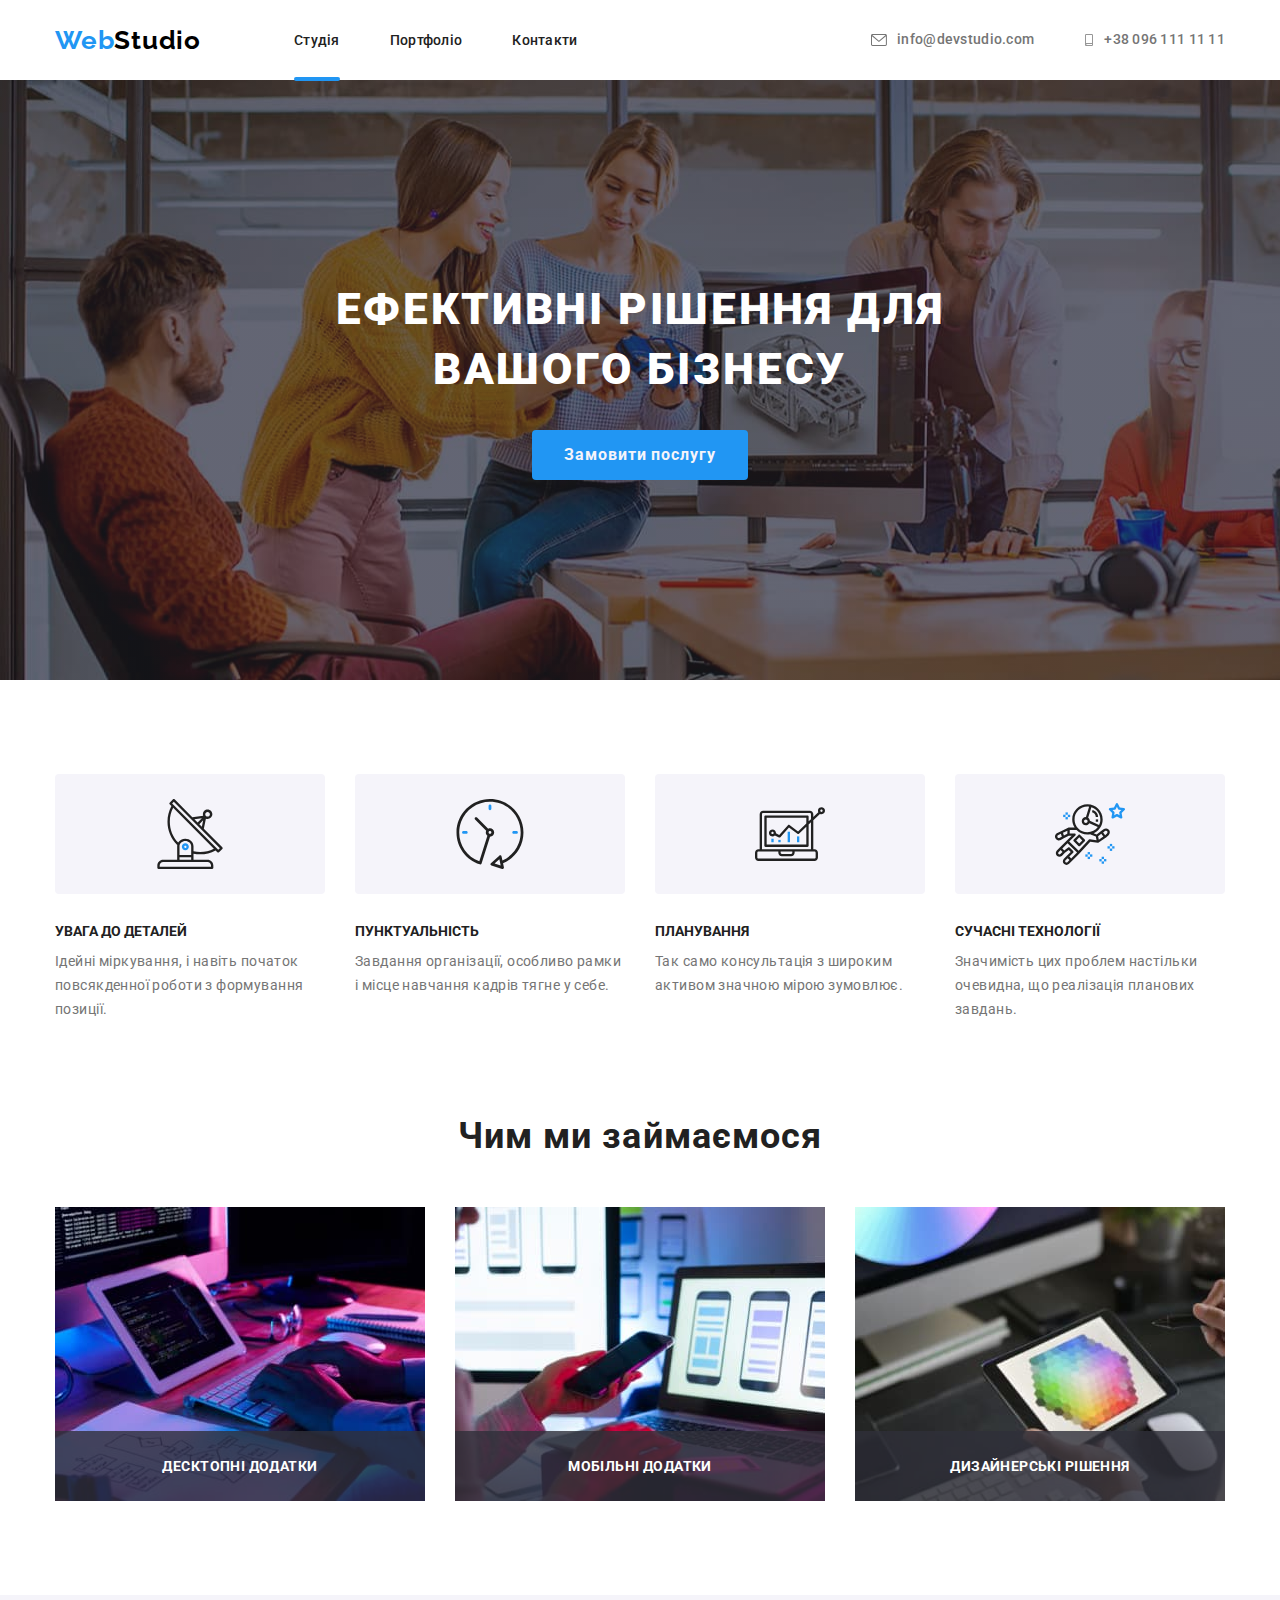
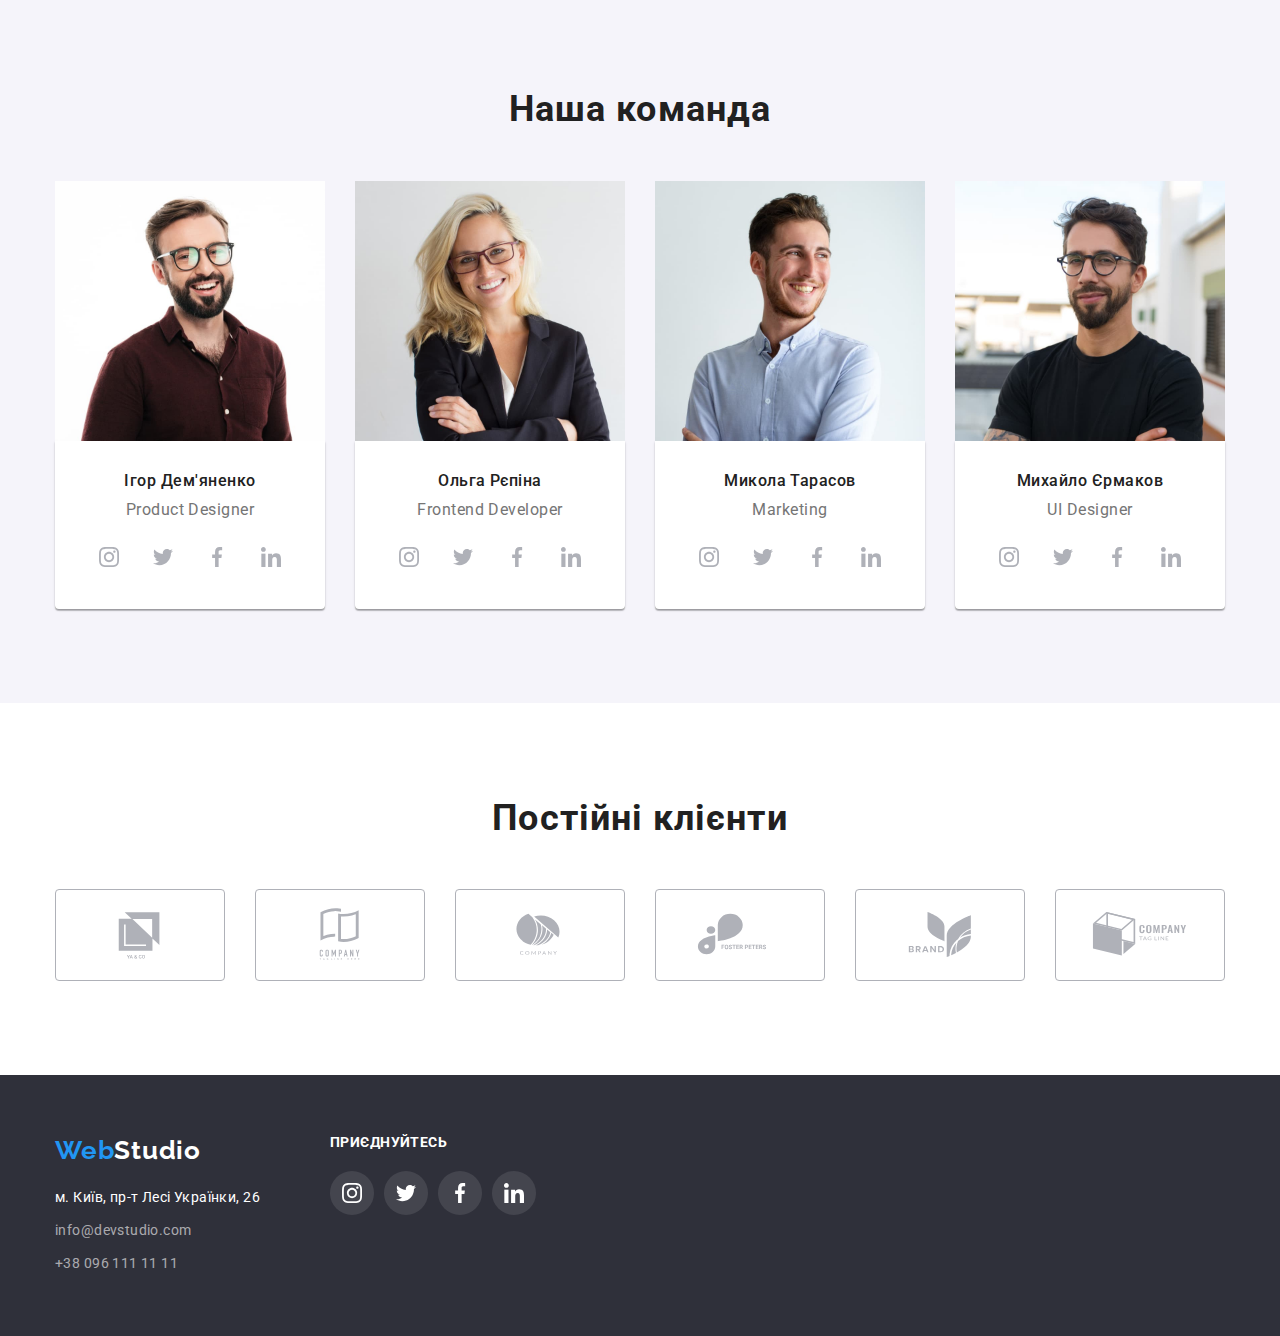
<file: index.html>
<!DOCTYPE html>
<html lang="en">
  <head>
    <meta charset="UTF-8" />
    <meta http-equiv="X-UA-Compatible" content="IE=edge" />
    <meta name="viewport" content="width=device-width, initial-scale=1.0" />
    <title>WebStudio</title>
    <link
      rel="stylesheet"
      href="https://cdnjs.cloudflare.com/ajax/libs/modern-normalize/1.1.0/modern-normalize.min.css"
    />
    <link
      href="https://fonts.googleapis.com/css2?family=Playfair+Display&family=Raleway:wght@700&family=Roboto:wght@400;500;700;900&display=swap"
      rel="stylesheet"
    />
    <link rel="stylesheet" href="./css/styles.css" />
  </head>
  <body>
    <!-- шапка -->
    <header class="header">
      <div class="container">
        <nav class="nav">
          <a href="/" class="logo"
            ><span class="logo-color">Web</span>Studio
          </a>
          <ul class="nav-list">
            <li class="nav-item">
              <a href="./index.html" class="nav-link nav-link-active">Студія</a>
            </li>
            <li class="nav-item">
              <a href="./peges/portfolio.html" class="nav-link">Портфоліо</a>
            </li>
            <li class="nav-item">
              <a href="#contacts" class="nav-link">Контакти</a>
            </li>
          </ul>
        </nav>
        <ul class="contact-list">
          <li class="contact-item">
            <a href="mailto:info@devstudio.com" class="contact-header"> 
               <svg class="contact-icon" width="16" height="12"> 
              <use href="./images/symbol-defs.svg#icon-envelope">
              </use>
            </svg>
            <span class="contact-text">info@devstudio.com</span>
          </a>
          </li>
          <li class="contact-item">
            <a href="tel:+380961111111" class="contact-header">
              <svg class="contact-icon" width="10" height="12">
              <use href="./images/symbol-defs.svg#icon-smartphone">
              </use>
            </svg>
            <span class="contact-text">+38 096 111 11 11</span>
              </a>
          </li>
        </ul>
      </div>
    </header>
    <!-- основной контент -->
    <main>
      <!-- секция герой -->
      <section class="section-hero">
        <div class="container">
          <h1 class="title-hero">Ефективні рішення для вашого бізнесу</h1>
          <button type="button" class="hero-button" data-modal-open>Замовити послугу</button>
       
        </div>
      </section>
      <!-- почему мы -->
      <section class="benefits-section">
        <div class="container">
          <h2 hidden class="benefits-uptitle">Почему мы</h2>
          <ul class="benefits-list">
            <li class="benefits-item">
              <div class="benefits-icon">
                <svg class="icon-antenna" width="70" height="70">
                  <use href="./images/symbol-defs.svg#icon-antenna"></use>
              </svg>
              </div>
              <h3 class="benefits-title">УВАГА ДО ДЕТАЛЕЙ</h3>
              <p class="benefits-description">
                Ідейні міркування, і навіть початок повсякденної роботи з
                формування позиції.
              </p>
            </li>
            <li class="benefits-item">
              <div class="benefits-icon">
                <svg class="icon-clock"  width="70" height="70">
                  <use href="./images/symbol-defs.svg#icon-clock"></use>
                </svg>
              </div>
              <h3 class="benefits-title">ПУНКТУАЛЬНІСТЬ</h3>
              <p class="benefits-description">
                Завдання організації, особливо рамки і місце навчання кадрів
                тягне у себе.
              </p>
            </li>
            <li class="benefits-item">
              <div class="benefits-icon">
                 <svg class="icon-diagram"  width="70" height="70">
                  <use href="./images/symbol-defs.svg#icon-diagram"></use>
                </svg>
              </div>
              <h3 class="benefits-title">ПЛАНУВАННЯ</h3>
              <p class="benefits-description">
                Так само консультація з широким активом значною мірою зумовлює.
              </p>
            </li>
            <li class="benefits-item">
               <div class="benefits-icon">
                 <svg class="icon-astronaut"  width="70" height="70">
                  <use href="./images/symbol-defs.svg#icon-astronaut"></use>
                </svg>
               </div>
              <h3 class="benefits-title">СУЧАСНІ ТЕХНОЛОГІЇ</h3>
              <p class="benefits-description">
                Значимість цих проблем настільки очевидна, що реалізація
                планових завдань.
              </p>
            </li>
          </ul>
        </div>
      </section>
      <!-- чем мы занимаемся -->
      <section class="work-section">
        <div class="container">
          <h2 class="work-title">Чим ми займаємося</h2>
          <ul class="work-list">
            <li class="work-item">
                <div class="work-text-posicion">
                 <h3 class="work-text">Десктопні додатки</h3>
                </div>
               <img
                src="./images/tablet.jpg"
                alt="планшетные решения"
                width="370"
               />
             
            </li>
            <li class="work-item">
               <div class="work-text-posicion">
                 <h3 class="work-text">Мобільні додатки</h3>
                </div>
              <img
                src="./images/mobile.jpg"
                alt="мобильные решения"
                width="370"
              />
            </li>
            <li class="work-item">
               <div class="work-text-posicion">
                 <h3 class="work-text">Дизайнерські рішення</h3>
                </div>
              <img
                src="./images/design.jpg"
                alt="дизайнерские решения"
                width="370"
              />
            </li>
          </ul>
        </div>
      </section>
      <!-- наша команда -->
      <section class="team-section">
        <div class="container">
          <h2 class="team-title">Наша команда</h2>
          <ul class="team-list">
            <li class="team-item">
              <img
                src="./images/product-designer.jpg"
                alt="product-designer"
                width="270"
              />
              <div class="team-card">
                <h3 class="team-name">Ігор Дем'яненко</h3>
                <p class="team-function">Product Designer</p>
                  <ul class="team-social">
                <li class="social-item">
                  <a href="#" class="social-link">
                    <svg class="social-icon"  width="20" height="20">
                   <use href="./images/symbol-defs.svg#icon-instagram"></use>
                   </svg>
                  </a>
                </li>
                <li class="social-item">
                  <a href="#" class="social-link">
                    <svg class="social-icon"  width="20" height="20">
                  <use href="./images/symbol-defs.svg#icon-twitter"></use>
                 </svg>
                 </a>
                </li>
                <li class="social-item">
                  <a href="#" class="social-link">
                    <svg class="social-icon"  width="20" height="20">
                  <use href="./images/symbol-defs.svg#icon-facebook"></use>
                 </svg>
                 </a>
                </li>
                <li class="social-item">
                  <a href="#" class="social-link">
                    <svg class="social-icon"  width="20" height="20">
                  <use href="./images/symbol-defs.svg#icon-linkedin"></use>
                 </svg>
                 </a>
                </li>
               </ul>
              </div>
              
            </li>
            <li class="team-item">
              <img
                src="./images/frontend-developer.jpg"
                alt="frontend-developer"
                width="270"
              />
              <div class="team-card">
                <h3 class="team-name">Ольга Рєпіна</h3>
                <p class="team-function">Frontend Developer</p>
                  <ul class="team-social">
                <li class="social-item">
                   <a href="#" class="social-link"><svg class="social-icon"  width="20" height="20">
                   <use href="./images/symbol-defs.svg#icon-instagram"></use>
                  </svg>
                  </a>
                </li>
                <li class="social-item">
                  <a href="#" class="social-link"><svg class="social-icon"  width="20" height="20">
                  <use href="./images/symbol-defs.svg#icon-twitter"></use>
                 </svg>
                 </a>
                </li>
                <li class="social-item">
                  <a href="#" class="social-link"><svg class="social-icon"  width="20" height="20">
                  <use href="./images/symbol-defs.svg#icon-facebook"></use>
                 </svg>
                 </a>
                </li>
                <li class="social-item">
                  <a href="#" class="social-link"><svg class="social-icon"  width="20" height="20">
                  <use href="./images/symbol-defs.svg#icon-linkedin"></use>
                 </svg>
                 </a>
                </li>
               </ul>
              </div>
             
            </li>
            <li class="team-item">
              <img src="./images/marketing.jpg" alt="marketing" width="270" />
              <div class="team-card">
                <h3 class="team-name">Микола Тарасов</h3>
                <p class="team-function">Marketing</p>
                    <ul class="team-social">
                <li class="social-item">
                   <a href="#" class="social-link"><svg class="social-icon"  width="20" height="20">
                   <use href="./images/symbol-defs.svg#icon-instagram"></use>
                  </svg>
                  </a>
                </li>
                <li class="social-item">
                  <a href="#" class="social-link"><svg class="social-icon"  width="20" height="20">
                  <use href="./images/symbol-defs.svg#icon-twitter"></use>
                 </svg>
                 </a>
                </li>
                <li class="social-item">
                  <a href="#" class="social-link"><svg class="social-icon"  width="20" height="20">
                  <use href="./images/symbol-defs.svg#icon-facebook"></use>
                 </svg>
                 </a>
                </li>
                <li class="social-item">
                  <a href="#" class="social-link"><svg class="social-icon"  width="20" height="20">
                  <use href="./images/symbol-defs.svg#icon-linkedin"></use>
                 </svg>
                 </a>
                </li>
               </ul>
              </div>
          
            </li>
            <li class="team-item">
              <img
                src="./images/ui-designer.jpg"
                alt="ui-designer"
                width="270"
              />
              <div class="team-card">
                <h3 class="team-name">Михайло Єрмаков</h3>
                <p class="team-function">UI Designer</p>
               <ul class="team-social">
                <li class="social-item">
                   <a href="#" class="social-link"><svg class="social-icon" width="20" height="20">
                   <use href="./images/symbol-defs.svg#icon-instagram"></use>
                  </svg>
                  </a>
                </li>
                <li class="social-item">
                  <a href="#" class="social-link"><svg class="social-icon" width="20" height="20">
                  <use href="./images/symbol-defs.svg#icon-twitter"></use>
                 </svg>
                 </a>
                </li>
                <li class="social-item">
                  <a href="#" class="social-link"><svg class="social-icon" width="20" height="20">
                  <use href="./images/symbol-defs.svg#icon-facebook"></use>
                 </svg>
                 </a>
                </li>
                <li class="social-item">
                  <a href="#" class="social-link"><svg class="social-icon" width="20" height="20">
                  <use href="./images/symbol-defs.svg#icon-linkedin"></use>
                 </svg>
                 </a>
                </li>
               </ul>
              </div>
              
            </li>
          </ul>
        </div>

        <!-- наши клиенты -->
      </section>
      <section class="clients-section">
        <div class="container">
          <h2 class="clients-title">Постійні клієнти</h2>
        <ul class="clients-list">
          <li class="clients-item">
            <a href="#" class="clients-link">
              <svg class="clients-icon">
                <use href="./images/symbol-defs.svg#icon-Logo1"></use>
              </svg>
            </a>
          </li>
          <li class="clients-item">
            <a href="#" class="clients-link">
              <svg class="clients-icon">
                <use href="./images/symbol-defs.svg#icon-Logo2"></use>
              </svg>
            </a>
          </li>
          <li class="clients-item">
            <a href="#" class="clients-link">
              <svg class="clients-icon">
                <use href="./images/symbol-defs.svg#icon-Logo3"></use>
              </svg>
            </a>
          </li>
          <li class="clients-item">
            <a href="#" class="clients-link">
              <svg class="clients-icon">
                <use href="./images/symbol-defs.svg#icon-Logo4"></use>
              </svg>
            </a>
          </li>
          <li class="clients-item">
            <a href="#" class="clients-link">
              <svg class="clients-icon">
                <use href="./images/symbol-defs.svg#icon-Logo5"></use>
              </svg>
            </a>
          </li>
          <li class="clients-item">
            <a href="#" class="clients-link">
              <svg class="clients-icon">
                <use href="./images/symbol-defs.svg#icon-Logo6"></use>
              </svg>
            </a>
          </li>
        </ul>
        </div>
      </section>
    </main>
    <!-- подвал -->
    <footer>
      <div class="container">
       <div>
         <a href="/" class="logo-footer"
          ><span class="web-color">Web</span>Studio
        </a>
        <address class="footer-nav">
          <a
            href="https://www.google.com/maps/place/%D0%B1%D1%83%D0%BB.+%D0%9B%D0%B5%D1%81%D0%B8+%D0%A3%D0%BA%D1%80%D0%B0%D0%B8%D0%BD%D0%BA%D0%B8,+26,+%D0%9A%D0%B8%D0%B5%D0%B2,+02000/@50.4265807,30.5383858,17z/data=!3m1!4b1!4m5!3m4!1s0x40d4cf0e033ecbe9:0x57a4dffefec77da0!8m2!3d50.4265807!4d30.5383858"
            target="_blank"
            rel="noopener noreferrer"
            class="footer-address"
            >м. Київ, пр-т Лесі Українки, 26
          </a>

          <ul id="contacts">
            <li class="footer-mailto">
              <a href="mailto:info@devstudio.com" class="footer-contact"
                >info@devstudio.com</a
              >
            </li>
            <li class="footer-mailto">
              <a href="tel:+380961111111" class="footer-contact"
                >+38 096 111 11 11</a
              >
            </li>
          </ul>
        </address>
       </div>
        <div class="socials-block">
          <h3 class="social-title">приєднуйтесь</h3>
             <ul class="footer-socials">
                <li class="socials-item">
                   <a href="#" class="socials-link"><svg class="socials-icon" width="20" height="20">
                   <use href="./images/symbol-defs.svg#icon-instagram"></use>
                  </svg>
                  </a>
                </li>
                <li class="socials-item">
                  <a href="#" class="socials-link"><svg class="socials-icon" width="20" height="20">
                  <use href="./images/symbol-defs.svg#icon-twitter"></use>
                 </svg>
                 </a>
                </li>
                <li class="socials-item">
                  <a href="#" class="socials-link"><svg class="socials-icon" width="20" height="20">
                  <use href="./images/symbol-defs.svg#icon-facebook"></use>
                 </svg>
                 </a>
                </li>
                <li class="socials-item">
                  <a href="#" class="socials-link"><svg class="socials-icon" width="20" height="20">
                  <use href="./images/symbol-defs.svg#icon-linkedin"></use>
                 </svg>
                 </a>
                </li>
               </ul>
        </div>
      </div>
    </footer>
        <div class="backdrop is-hidden" data-modal>
             <div class="modal">
              <p></p>
              <button class="button-close" data-modal-close>
                <svg class="icon-close" width="18" height="18">
                  <use href="./images/symbol-defs.svg#icon-close">
                  </use>
                </svg>
              </button>
             </div>
        </div>
    <script src="./js/modal.js">
    </script>
  </body>
</html>
</file>
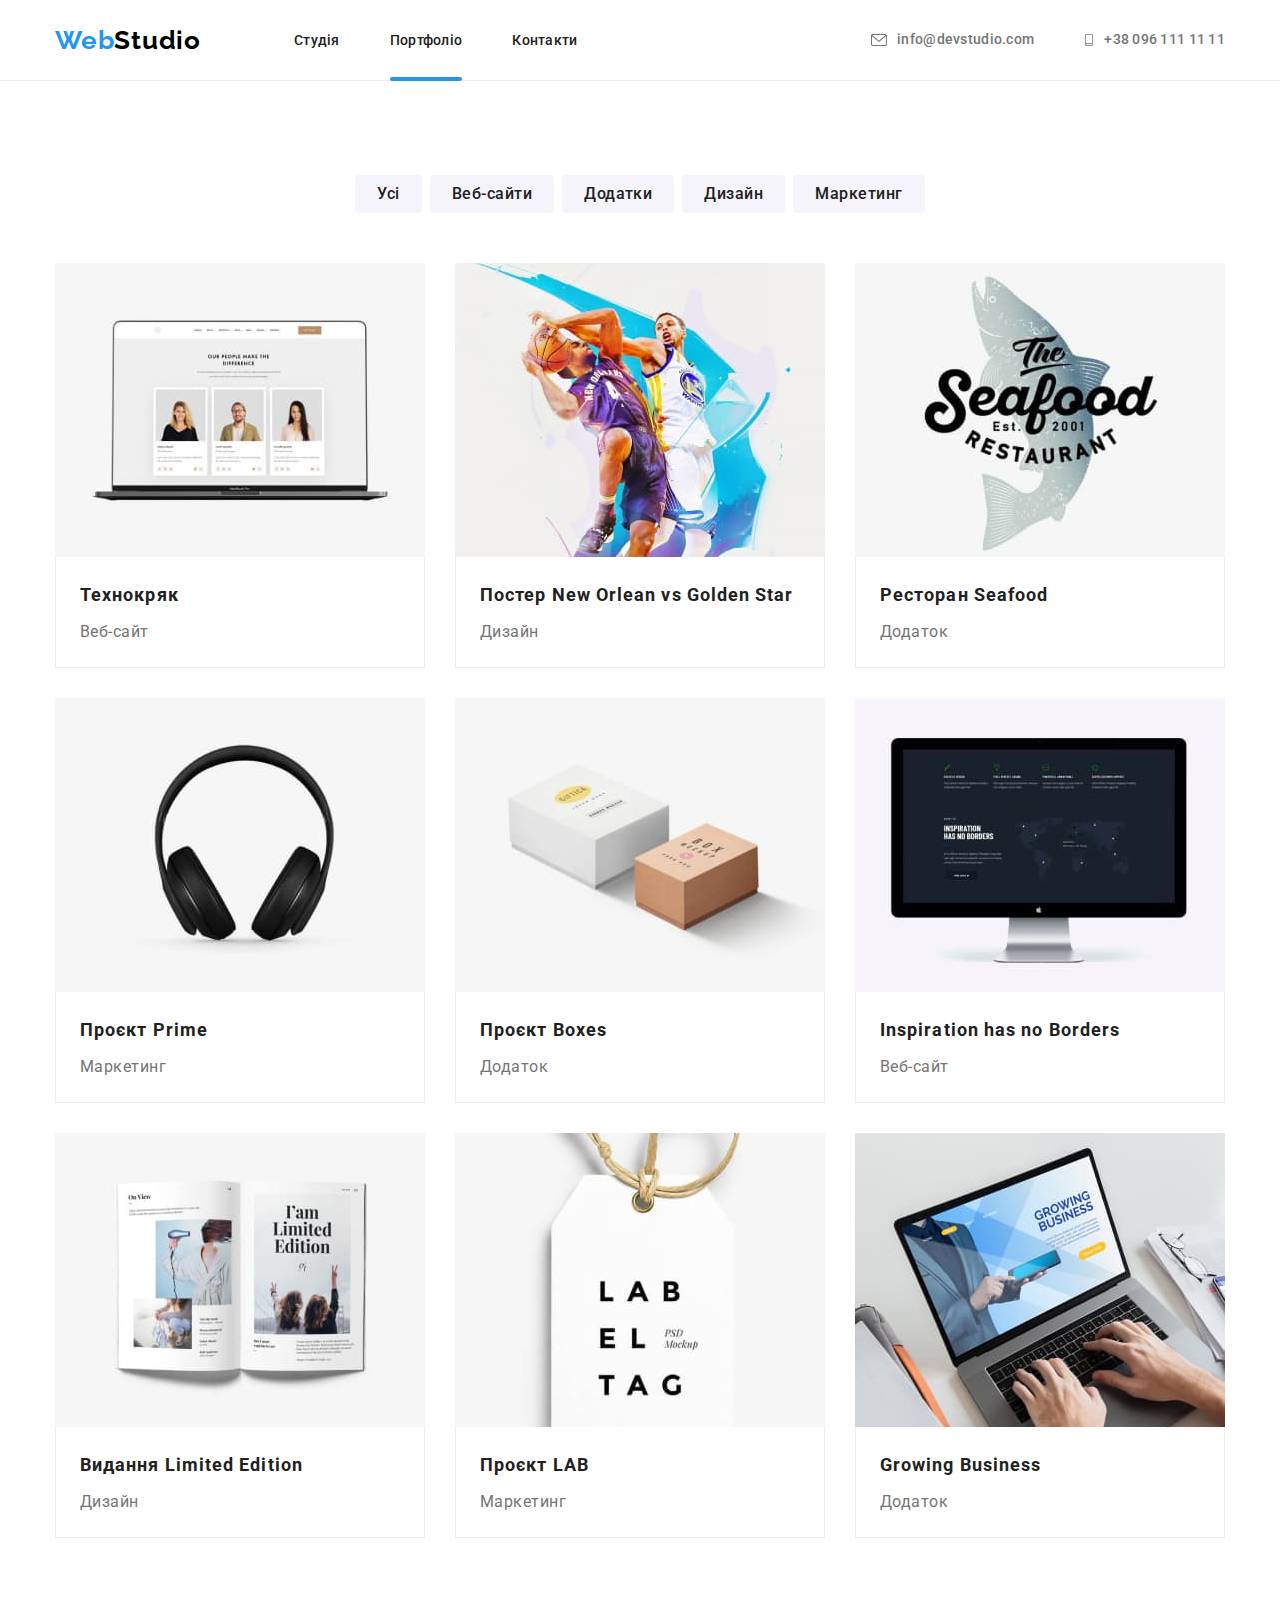
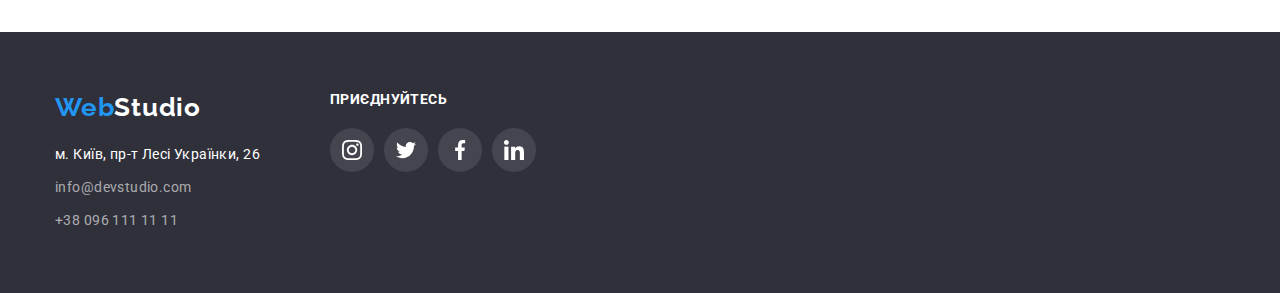
<file: peges/portfolio.html>
<!DOCTYPE html>
<html lang="en">
  <head>
    <meta charset="UTF-8" />
    <meta http-equiv="X-UA-Compatible" content="IE=edge" />
    <meta name="viewport" content="width=device-width, initial-scale=1.0" />
    <title>portfolio</title>
    <link
      rel="stylesheet"
      href="https://cdnjs.cloudflare.com/ajax/libs/modern-normalize/1.1.0/modern-normalize.min.css"
    />
    <link
      href="https://fonts.googleapis.com/css2?family=Playfair+Display&family=Raleway:wght@700&family=Roboto:wght@400;500;700;900&display=swap"
      rel="stylesheet"
    />
    <link rel="stylesheet" href="../css/portfolio.css" />
  </head>
  <body>
    <!-- шапка -->
   <header class="header">
      <div class="container">
        <nav class="nav">
          <a href="/" class="logo"
            ><span class="logo-color">Web</span>Studio
          </a>
          <ul class="nav-list">
            <li class="nav-item">
              <a href="/" class="nav-link">Студія</a>
            </li>
            <li class="nav-item">
              <a href="./peges/portfolio.html" class="nav-link nav-link-active">Портфоліо</a>
            </li>
            <li class="nav-item">
              <a href="#contacts" class="nav-link">Контакти</a>
            </li>
          </ul>
        </nav>
        <ul class="contact-list">
          <li class="contact-item">
            <a href="mailto:info@devstudio.com" class="contact-header"> 
               <svg class="contact-icon" width="16" height="12"> 
              <use href="../images/symbol-defs.svg#icon-envelope">
              </use>
            </svg>
            <span class="contact-text">info@devstudio.com</span>
          </a>
          </li>
          <li class="contact-item">
            <a href="tel:+380961111111" class="contact-header">
              <svg class="contact-icon" width="10" height="12">
              <use href="../images/symbol-defs.svg#icon-smartphone">
              </use>
            </svg>
            <span class="contact-text">+38 096 111 11 11</span>
              </a>
          </li>
        </ul>
      </div>
    </header>
    <!--основной контент-->
    <main class="main-section">
      <div>
        <section>
        <div class="container">
                  <h2 hidden>навигационные кнопки</h2>
          <ul class="button-list">
            <li class="btn-item">
              <button type="button" class="button-item">Усі</button>
            </li>
            <li class="btn-item">
              <button type="button" class="button-item">Веб-сайти</button>
            </li>
            <li class="btn-item">
              <button type="button" class="button-item">Додатки</button>
            </li>
            <li class="btn-item">
              <button type="button" class="button-item">Дизайн</button>
            </li>
            <li class="btn-item">
              <button type="button" class="button-item">Маркетинг</button>
            </li>
          </ul>
          <ul class="kard-list">
            <li class="card-item">
                <a class="card-link" href="#">    
                  <div class="card-wrap">
                    <img
                      src="../images/portfolio/kard1.jpg"
                      alt="ноутбук"
                      width="370" />
                    <p class="card-text">Ресурс пропонує комплексні пропозиції з різним рівнем функціоналу та сервісів. Все це дозволить відвідувачу отримати вичерпні відомості про компанію чи приватну особу.</p>
                  </div>
                  <div class="card-frame">
                    <h3 class="card-title">Технокряк</h3>
                    <p class="card-description">Веб-сайт</p>
                  </div>
                </a>
           
            </li>
            <li class="card-item">
              <a class="card-link" href="#">
                <div class="card-wrap">
                  <img
                    src="../images/portfolio/kard2.jpg"
                    alt="игра в баскетбол"
                    width="370" />
                    <p class="card-text"> Ресурс пропонує комплексні пропозиції з різним рівнем функціоналу та сервісів. Все це дозволить відвідувачу отримати вичерпні відомості про компанію чи приватну особу.</p>
                </div>
             
              <div class="card-frame">
                <h3 class="card-title">Постер New Orlean vs Golden Star</h3>
                <p class="card-description">Дизайн</p>
              </div>
              </a>
             
            </li>
            <li class="card-item">
              <a class="card-link" href="#">
                <div class="card-wrap">
                   <img
                src="../images/portfolio/kard3.jpg"
                alt="Ресторан Seafood"
                width="370"/>
                <p class="card-text"> Ресурс пропонує комплексні пропозиції з різним рівнем функціоналу та сервісів. Все це дозволить відвідувачу отримати вичерпні відомості про компанію чи приватну особу.</p>
                </div>
              </a>
              <div class="card-frame">
                <h3 class="card-title">Ресторан Seafood</h3>
                <p class="card-description">Додаток</p>
              </div>
            </li>
            <li class="card-item">
              <a class="card-link" href="#">
                <div class="card-wrap">
                     <img
                src="../images/portfolio/kard4.jpg"
                alt="наушники"
                width="370"
              />
              <p class="card-text">Ресурс пропонує комплексні пропозиції з різним рівнем функціоналу та сервісів. Все це дозволить відвідувачу отримати вичерпні відомості про компанію чи приватну особу.</p>
                </div>
              </a>
              <div class="card-frame">
                <h3 class="card-title">Проєкт Prime</h3>
                <p class="card-description">Маркетинг</p>
              </div>
            </li>
            <li class="card-item">
              <a class="card-link" href="#">
                <div class="card-wrap">
                   <img
                src="../images/portfolio/kard5.jpg"
                alt="коробки"
                width="370"
              />
              <p class="card-text">Ресурс пропонує комплексні пропозиції з різним рівнем функціоналу та сервісів. Все це дозволить відвідувачу отримати вичерпні відомості про компанію чи приватну особу.</p>
                </div>
              </a>
              
              <div class="card-frame">
                <h3 class="card-title">Проєкт Boxes</h3>
                <p class="card-description">Додаток</p>
              </div>
            </li>
            <li class="card-item">
              <a class="card-link" href="#">
                <div class="card-wrap">
                    <img
                src="../images/portfolio/kard6.jpg"
                alt="монитор"
                width="370"
              />
              <p class="card-text">Ресурс пропонує комплексні пропозиції з різним рівнем функціоналу та сервісів. Все це дозволить відвідувачу отримати вичерпні відомості про компанію чи приватну особу.</p>
                </div>
               
              </a>
             
              <div class="card-frame">
                <h3 class="card-title">Inspiration has no Borders</h3>
                <p class="card-description">Веб-сайт</p>
              </div>
            </li>
            <li class="card-item">
              <a class="card-link" href="#">
                <div class="card-wrap">
                   <img
                src="../images/portfolio/kard7.jpg"
                alt="книга"
                width="370"
              />
              <p class="card-text">Ресурс пропонує комплексні пропозиції з різним рівнем функціоналу та сервісів. Все це дозволить відвідувачу отримати вичерпні відомості про компанію чи приватну особу.</p>
                </div>
              </a>
             
              <div class="card-frame">
                <h3 class="card-title">Видання Limited Edition</h3>
                <p class="card-description">Дизайн</p>
              </div>
            </li>
            <li class="card-item">
              <a class="card-link" href="#">
                <div class="card-wrap">
                    <img
                src="../images/portfolio/kard8.jpg"
                alt="бирка"
                width="370"
              />
              <p class="card-text">Ресурс пропонує комплексні пропозиції з різним рівнем функціоналу та сервісів. Все це дозволить відвідувачу отримати вичерпні відомості про компанію чи приватну особу.</p>
                </div>
               
              </a>
             
              <div class="card-frame">
                <h3 class="card-title">Проєкт LAB</h3>
                <p class="card-description">Маркетинг</p>
              </div>
            </li>
            <li class="card-item">
              <a class="card-link" href="#">
                <div class="card-wrap">
                   <img
                src="../images/portfolio/kard9.jpg"
                alt="работа за ноутбуком"
                width="370"
              />
              <p class="card-text">Ресурс пропонує комплексні пропозиції з різним рівнем функціоналу та сервісів. Все це дозволить відвідувачу отримати вичерпні відомості про компанію чи приватну особу.</p>
                </div>
              </a>
              <div class="card-frame">
                <h3 class="card-title">Growing Business</h3>
                <p class="card-description">Додаток</p>
              </div>
            </li>
          </ul>
        </div>
        </section>
      </div>
    </main>
    <!-- футер -->
    <footer>
      <div class="container">
       <div>
         <a href="/" class="logo-footer"
          ><span class="web-color">Web</span>Studio
        </a>
        <address class="footer-nav">
          <a
            href="https://www.google.com/maps/place/%D0%B1%D1%83%D0%BB.+%D0%9B%D0%B5%D1%81%D0%B8+%D0%A3%D0%BA%D1%80%D0%B0%D0%B8%D0%BD%D0%BA%D0%B8,+26,+%D0%9A%D0%B8%D0%B5%D0%B2,+02000/@50.4265807,30.5383858,17z/data=!3m1!4b1!4m5!3m4!1s0x40d4cf0e033ecbe9:0x57a4dffefec77da0!8m2!3d50.4265807!4d30.5383858"
            target="_blank"
            rel="noopener noreferrer"
            class="footer-address"
            >м. Київ, пр-т Лесі Українки, 26
          </a>

          <ul id="contacts">
            <li class="footer-mailto">
              <a href="mailto:info@devstudio.com" class="footer-contact"
                >info@devstudio.com</a
              >
            </li>
            <li class="footer-mailto">
              <a href="tel:+380961111111" class="footer-contact"
                >+38 096 111 11 11</a
              >
            </li>
          </ul>
        </address>
       </div>
        <div class="socials-block">
          <h3 class="social-title">приєднуйтесь</h3>
             <ul class="footer-socials">
                <li class="socials-item">
                   <a href="#" class="socials-link"><svg class="socials-icon" width="20" height="20">
                   <use href="../images/symbol-defs.svg#icon-instagram"></use>
                  </svg>
                  </a>
                </li>
                <li class="socials-item">
                  <a href="#" class="socials-link"><svg class="socials-icon" width="20" height="20">
                  <use href="../images/symbol-defs.svg#icon-twitter"></use>
                 </svg>
                 </a>
                </li>
                <li class="socials-item">
                  <a href="#" class="socials-link"><svg class="socials-icon" width="20" height="20">
                  <use href="../images/symbol-defs.svg#icon-facebook"></use>
                 </svg>
                 </a>
                </li>
                <li class="socials-item">
                  <a href="#" class="socials-link"><svg class="socials-icon" width="20" height="20">
                  <use href="../images/symbol-defs.svg#icon-linkedin"></use>
                 </svg>
                 </a>
                </li>
               </ul>
        </div>
      </div>
    </footer>
  </body>
</html>
</file>
<file: css/styles.css>
:root {
  --body-text-color: #212121;
  --main-background-color: #ffffff;
  --hover-color: #2196f3;
  --link-color: #757575;
  --background-color-footer: #2f303a;
  --footer-contact: rgba(255, 255, 255, 0.6);
  --team-background-color: #f5f4fa;
}

body {
  font-family: 'Roboto';
  color: var(--body-text-color);
}

ul {
  list-style: none;
}

a {
  text-decoration: none;
}

h1, h2, h3, p, ul{
  margin: 0;
  padding: 0;
}

img {
  display: block;
}

/* шапка */

.container {
  max-width: 1200px;
  margin-right: auto;
  margin-left: auto;
  padding-right: 15px;
  padding-left: 15px;
  /* outline: 1px solid red; */
}

.header .container {
  display: flex;
  height: 80px;
  align-items: center;
  justify-content: center;
}

.nav{
  display: flex;
}

.logo-color {
  color: var(--hover-color);
}

.logo {
  font-family: 'Raleway';
  font-weight: 700;
  font-size: 26px;
  line-height: 1.19;
  letter-spacing: 0.03em;
  color: #000000;
}

.nav-list {
  display: flex;
  align-items: center;
  margin-left: 93px;
}

.nav-item {
  margin-right: 50px;
}

.nav-item:last-child{
  margin-right: 0;
}

.nav-link {
  font-weight: 500;
  font-size: 14px;
  line-height: 1.14;
  letter-spacing: 0.02em;
  color: var(--body-text-color);
  transition: color 250ms cubic-bezier(0.4, 0, 0.2, 1);
  position: relative;
  cursor: pointer;
}




.nav-link-active::after{
  content:"";
  position: absolute;
  width: 100%;
  height: 4px;
  top: 45px;
  left: 0;
  background-color: var(--hover-color);
  border-radius: 2px;
  display: flex;
  align-items: center;
  justify-content: center;
  
}



.nav-link:hover ,
.nav-link:focus  {
  color: var(--hover-color);
}



.contact-list {
  display: flex;
  align-items: center;
  margin-left: auto;
}

.contact-icon {
 margin-right: 10px;
  fill: currentColor;
}

.contact-item {
  display: flex;
  align-items: center;
}

.contact-item:first-child {
  margin-right: 50px;
}

.contact-header {
  display: flex;
  align-items: center;
  color: var(--link-color);
  transition: color 250ms cubic-bezier(0.4, 0, 0.2, 1); 
}

.contact-header:hover,
.contact-header:focus {
  color: var(--hover-color);
}

.contact-text {
  font-weight: 500;
  font-size: 14px;
  line-height: 1.14;
  letter-spacing: 0.02em;
}

/* основной контент */

.title-hero {
  
  max-width: 696px;
  margin:0 auto ;
  font-weight: 900;
  font-size: 44px;
  line-height: 1.36;
  text-align: center;
  
  letter-spacing: 0.06em;
  text-transform: uppercase;
  margin-bottom: 30px;
  color: var(--main-background-color);
}

.section-hero {
  text-align: center;
  padding-top: 200px;
  padding-bottom: 200px;
  background-image:linear-gradient(rgba(47, 48, 58, 0.4),rgba(47, 48, 58, 0.4)), url("../images/hero-logo.jpg");
}

.hero-button {
  font-family: 'Roboto';
  font-weight: 700;
  font-size: 16px;
  line-height: 1.88;
  letter-spacing: 0.06em;
  border: none;
  border-radius: 4px;
  background-color: var(--hover-color);
  color: var(--team-background-color);
  padding: 10px 32px;
  transition: background-color 250ms cubic-bezier(0.4, 0, 0.2, 1);
  cursor: pointer;
}

.hero-button:hover,
.hero-button:focus {
  background-color: #188CE8;
}


/* почему мы */

.benefits-section {
  padding-top: 94px;
  padding-bottom: 94px;
}

.benefits-icon {
  max-width: 270px;
  height: 120px;
  display: flex;
  align-items: center;
  justify-content: center;
  /* outline: 1px solid red; */
  margin-bottom: 30px;
  background: #F5F4FA;
  border-radius: 4px;
}

.benefits-uptitle {
  display: none;
}

.benefits-list {
  display: flex;

}

.benefits-item {
  max-width: 270px;
  margin-right: 30px;
}

.benefits-item:last-child {
  margin-right: 0;
}

.benefits-title {
  font-weight: 700;
  font-size: 14px;
  line-height: 1.14;
  margin-bottom: 10px;
}



.benefits-description {
  font-size: 14px;
  line-height: 1.71;
  letter-spacing: 0.03em;
  color: var(--link-color);
}

/* чем мы занимаемся */

.work-section {
  /* padding-top: 94px; */
  padding-bottom: 94px;
}

.work-title {
  font-weight: 700;
  font-size: 36px;
  line-height: 1.16;
  text-align: center;
  letter-spacing: 0.03em;
  margin-bottom: 50px;
}

.work-list {
  display: flex;
}

.work-text-posicion {
  position: absolute;
  left: 0;
  bottom: 0;
  width: 100%;
  height: 70px;
  background: rgba(47, 48, 58, 0.8);
  display: flex;
  align-items: center;
  justify-content: center;
}


.work-text {
   font-size: 14px;
  line-height: 16px;
  text-align: center;
  letter-spacing: 0.03em;
  text-transform: uppercase;
  color: #FFFFFF;
}

.work-item {
  margin-right: 30px;
 position: relative;
}

.work-item:last-child {
  margin-right: 0;
}

/* наша команда */

.team-section {
  padding-top: 94px;
  padding-bottom: 94px;
  background-color: var(--team-background-color);
}


.team-title {
  font-weight: 700;
  font-size: 36px;
  line-height: 1.16;
  text-align: center;
  letter-spacing: 0.03em;
  margin-bottom: 50px;
}

.team-list {
  display: flex;
  /* max-width: 1200px;
  margin-right: auto;
  margin-left: auto; */
  /* padding-right: 15px; */
  /* padding-left: 15px; */
}

.team-item {
  margin-right: 30px;
  background-color: #FFFFFF;
  width: 270px;
}

.team-item:last-child {
  margin-right: 0;
}

.team-card {
  padding-top: 30px;
  padding-bottom: 30px;
  box-shadow: 0px 1px 3px rgba(0, 0, 0, 0.12), 0px 1px 1px rgba(0, 0, 0, 0.14), 0px 2px 1px rgba(0, 0, 0, 0.2);
border-radius: 0px 0px 4px 4px;

}

.team-name {
  font-weight: 500;
  font-size: 16px;
  line-height: 1.19;
  text-align: center;
  letter-spacing: 0.03em;
  padding-bottom: 10px;
}

.team-function {
  font-size: 16px;
  line-height: 1.19;
  text-align: center;
  letter-spacing: 0.03em;
  color: var(--link-color);
}

.team-social {
  display: flex;
  align-items: center;
  justify-content: center;
  margin-top: 16px;
}

.social-item {
  margin-right: 10px;
 
}

.social-item:last-child {
margin-right: 0;
}

.social-link {
  display: flex;
  align-items: center;
  justify-content: center;
 padding: 12px;
  border-radius: 50%;
  fill: #AFB1B8;
  transition:  background-color 250ms cubic-bezier(0.4, 0, 0.2, 1),fill 250ms cubic-bezier(0.4, 0, 0.2, 1) ;
}


.social-link:hover,
.social-link:focus {
  background-color: #2196F3;
  fill: #ffffff
}
.social-icon:hover,
.social-icon:focus {
  fill: #ffffff
}

/* клиенты */


.clients-section {
  padding-top: 94px;
  padding-bottom: 94px;
  text-align: center;
}

.clients-list {
  display: flex;
  justify-content: center;
}

.clients-title {
font-weight: 700;
font-size: 36px;
line-height: 42px;
text-align: center;
letter-spacing: 0.03em;
color: #212121;
margin-bottom: 50px;
}

.clients-link {
  display: flex;
  align-items: center;
  justify-content: center;
  width:170px;
  height:92px;
   border: 1px solid #AFB1B8;
  border-radius: 4px;
  fill: #AFB1B8;
  /* outline:1px solid red ; */
  transition: border-color 250ms cubic-bezier(0.4, 0, 0.2, 1), fill 250ms cubic-bezier(0.4, 0, 0.2, 1);
cursor: pointer;
}

.clients-item {
  margin-right: 30px;
}

.clients-item:last-child {
  margin-right: 0;
}

.clients-link:hover,
.clients-link:focus {
 border-color: var(--hover-color);
 fill: var(--hover-color)
}

.clients-icon {
  width: 106px;
  height: 60px;
 
}

/* подвал */

footer {
  background-color: var(--background-color-footer);
  padding-top: 60px;
  padding-bottom: 60px;
}

footer .container {
  display: flex;
}

.socials-block {
  margin-left: 70px;
} 

.logo-footer {
  font-family: 'Raleway';
  font-weight: 700;
  font-size: 26px;
  line-height: 1.19;
  letter-spacing: 0.03em;
  color: var(--main-background-color);
}

.web-color {
  color: var(--hover-color);
}

.footer-nav {
  margin-top: 20px;
}

.footer-mailto {
  margin-top: 9px;
  margin-bottom: 9px;
}

.footer-mailto:last-child {
  margin-bottom: 0;
}

.footer-contact {
  font-size: 14px;
  line-height: 1.71;
  letter-spacing: 0.03em;
  font-style: normal;
  color: var(--footer-contact);
}

.footer-address {
  font-size: 14px;
  line-height: 1.71;
  letter-spacing: 0.03em;
  font-style: normal;
  color: var(--main-background-color);
}

.social-title {
  font-weight: 700;
font-size: 14px;
line-height: 1.14;
letter-spacing: 0.03em;
text-transform: uppercase;
color: #FFFFFF;
margin-bottom: 20px;
}

.footer-socials {
  display: flex;
}

.socials-item {
  margin-right: 10px;
 
}

.socials-item:last-child {
margin-right: 0;
}

.socials-link {
 border-radius: 50%;
  background-color:rgba(255, 255, 255, 0.1);
  padding: 12px;
  display: flex;
  align-items: center;
  justify-content: center;
  fill: #ffffff;
  transition: background-color 250ms cubic-bezier(0.4, 0, 0.2, 1);
}


.socials-link:hover,
.socials-link:focus {
  background-color: #2196F3;
  fill: #ffffff
}

.backdrop.is-hidden {
  opacity: 0;
  visibility: hidden;
  pointer-events: none;
}


.backdrop {
  position: fixed;
  top: 0;
  left: 0;
  width: 100%;
  height: 100%;
  opacity: 1;
  visibility: visible;
  transition:opacity 250ms linear, visibility 250ms linear;
  /* background:var(--main-background-color) */
}

.backdrop.is-hidden .modal {
  transform: translate(-50%, -50%) scale(0.6);
}

.modal {
  position: absolute;
  top: 50%;
  left: 50%;
  transform: translate(-50%, -50%) scale(1);
  width: 528px;
  height: 581px;
  background-color: var(--main-background-color);
  transition:transform 250ms linear ;
  box-shadow: 0px 1px 3px rgba(0, 0, 0, 0.12), 0px 1px 1px rgba(0, 0, 0, 0.14), 0px 2px 1px rgba(0, 0, 0, 0.2);
  border-radius: 4px;
 
}

.icon-close {
  fill: var(--body-text-color);
  transition: fill 250ms cubic-bezier(0.4, 0, 0.2, 1);
}



.button-close {
  position: absolute;
  width: 30px;
  height: 30px;
  right: 8px;
  top: 8px;
  border-radius: 50%;
  background-color:var(--main-background-color);
  border: 1px solid var(--body-text-color);
  display: flex;
  align-items: center;
  justify-content: center;
  transition: border-color 250ms cubic-bezier(0.4, 0, 0.2, 1);
  cursor: pointer;
}

.button-close:hover {
  border-color:var(--hover-color);
}

.button-close:hover .icon-close {
  fill:var(--hover-color);
}
</file>
<file: css/portfolio.css>
:root {
  --body-text-color: #212121;
  --main-background-color: #ffffff;
  --hover-color: #2196f3;
  --link-color: #757575;
  --background-color-footer: #2f303a;
  --footer-contact: rgba(255, 255, 255, 0.6);
}

body {
  font-family: 'Roboto';
  color: var(--body-text-color);
  box-sizing: border-box;
}

ul {
  list-style: none;
}

a {
  text-decoration: none;
}

h1, h2, h3, p, ul{
  margin: 0;
  padding: 0;
}

img {
  display: block;
  max-width: 100%;
  height: auto;
}



/* шапка */

.container {
  max-width: 1200px;
  margin-right: auto;
  margin-left: auto;
  padding-right: 15px;
  padding-left: 15px;
  /* outline: 1px solid red; */
}

.header {
border-bottom: 1px solid #ECECEC;
}


.header .container {
  display: flex;
  height: 80px;
  align-items: center;
  justify-content: center;
}

.nav{
  display: flex;
}

.logo-color {
  color: var(--hover-color);
}

.logo {
  font-family: 'Raleway';
  font-weight: 700;
  font-size: 26px;
  line-height: 1.19;
  letter-spacing: 0.03em;
  color: #000000;
}

.nav-list {
  display: flex;
  align-items: center;
  margin-left: 93px;
}

.nav-item {
  margin-right: 50px;
}

.nav-item:last-child{
  margin-right: 0;
}

.nav-link {
  font-weight: 500;
  font-size: 14px;
  line-height: 1.14;
  letter-spacing: 0.02em;
  color: var(--body-text-color);
  transition: color 250ms cubic-bezier(0.4, 0, 0.2, 1);
   position: relative;
   cursor: pointer;
}


.nav-link-active::after{
  content:"";
  position: absolute;
  width: 100%;
  height: 4px;
  top: 45px;
  left: 0;
  background-color: var(--hover-color);
  border-radius: 2px;
  display: flex;
  align-items: center;
  justify-content: center;
  
}

.nav-link:hover,
.nav-link:focus {
  color: var(--hover-color);
}

.current {
  padding-bottom: 29px;
  border-bottom: 3px solid #2196F3
}

.contact-list {
  display: flex;
  align-items: center;
  margin-left: auto;
}

.contact-icon {
 margin-right: 10px;
  fill: currentColor;
}


.contact-item {
  display: flex;
  align-items: center;
}

.contact-item:first-child {
  margin-right: 50px;
}

.contact-header {
display: flex;
  align-items: center;
   color: var(--link-color);
   transition: color 250ms cubic-bezier(0.4, 0, 0.2, 1); 
}


.contact-header:hover,
.contact-header:focus {
  color: var(--hover-color);
}

.contact-text {
  font-weight: 500;
  font-size: 14px;
  line-height: 1.14;
  letter-spacing: 0.02em;
}

/* основной контент */

.main-section {
  padding-top: 94px;
  padding-bottom: 94px;
}


.button-list {
  display: flex;
  justify-content: center;
  margin-bottom: 50px;
}

.btn-item {
  margin-right: 8px;
}

.btn-item:last-child{
  margin-right: 0;
}

.button-item {
  font-family: 'Roboto';
  font-weight: 500;
  font-size: 16px;
  line-height: 1.62;
  text-align: center;
  letter-spacing: 0.03em;
  color: var(--body-text-color);
  background-color: #f5f4fa;
  border-radius: 4px;
  border: none;
  cursor: pointer;
  padding: 6px 22px;
  transition: color 250ms cubic-bezier(0.4, 0, 0.2, 1), background-color 250ms cubic-bezier(0.4, 0, 0.2, 1) ;
}


.button-item:hover,
.button-item:focus {
  color: var(--main-background-color);
  background-color: var(--hover-color);
  /* box-shadow: 0px 3px 1px rgba(0, 0, 0, 0.1), 0px 1px 2px rgba(0, 0, 0, 0.08),
    0px 2px 2px rgba(0, 0, 0, 0.12); */
  border-radius: 4px;
}



.kard-list {
  display: flex;
  flex-wrap: wrap;
  gap: 30px; 
}

.card-item {
  max-width: 370px;
 
  /* outline: 5px solid red; */
  /* box-shadow: 0px 4px 4px rgba(0, 0, 0, 0.25); */
}

.card-item:hover,
.card-item:focus {
 box-shadow: 0px 1px 1px rgba(0, 0, 0, 0.12), 0px 4px 4px rgba(0, 0, 0, 0.06), 1px 4px 6px rgba(0, 0, 0, 0.16);
}


.card-link:hover .card-text {
transform: translateY(0);
}

.card-wrap {
 position: relative;
 overflow: hidden;
 
}

.card-text {
position: absolute;
top: 0;
left: 0;
width: 100%;
height: 100%;
font-size: 18px;
line-height: 1.56;
letter-spacing: 0.03em;
padding: 24px;
color: var(--main-background-color);
background-color: rgba(33, 150, 243, 0.9);
display: flex;
align-items: center;
transform: translateY(100%);
transition: transform 250ms cubic-bezier(0.4, 0, 0.2, 1);
}


 .card-frame {
  padding: 20px 24px;
  border-left: 1px solid
#EEEEEE;
  border-right: 1px solid 
#EEEEEE;
  border-bottom: 1px solid 
#EEEEEE;
  
 }


.card-title {
  font-weight: 700;
  font-size: 18px;
  line-height: 2;
  letter-spacing: 0.06em;
  color: var(--body-text-color);
}

.card-description {
  font-size: 16px;
  line-height: 1.88;
  letter-spacing: 0.03em;
   margin-top: 4px;
  color: var(--link-color);
}

/* подвал */

footer {
  background-color: var(--background-color-footer);
  padding-top: 60px;
  padding-bottom: 60px;
}

footer .container {
  display: flex;
}

.socials-block {
  margin-left: 70px;
} 

.logo-footer {
  font-family: 'Raleway';
  font-weight: 700;
  font-size: 26px;
  line-height: 1.19;
  letter-spacing: 0.03em;
  color: var(--main-background-color);
}

.web-color {
  color: var(--hover-color);
}

.footer-nav {
  margin-top: 20px;
}

.footer-mailto {
  margin-top: 9px;
  margin-bottom: 9px;
}

.footer-mailto:last-child {
  margin-bottom: 0;
}

.footer-contact {
  font-size: 14px;
  line-height: 1.71;
  letter-spacing: 0.03em;
  font-style: normal;
  color: var(--footer-contact);
}

.footer-address {
  font-size: 14px;
  line-height: 1.71;
  letter-spacing: 0.03em;
  font-style: normal;
  color: var(--main-background-color);
}

.social-title {
  font-weight: 700;
font-size: 14px;
line-height: 1.14;
letter-spacing: 0.03em;
text-transform: uppercase;
color: #FFFFFF;
margin-bottom: 20px;
}

.footer-socials {
  display: flex;
}

.socials-item {
  margin-right: 10px;
 
}

.socials-item:last-child {
margin-right: 0;
}

.socials-link {
 border-radius: 50%;
  background-color:rgba(255, 255, 255, 0.1);
  padding: 12px;
  display: flex;
  align-items: center;
  justify-content: center;
  fill: #ffffff;
  transition: background-color 250ms cubic-bezier(0.4, 0, 0.2, 1);
}

 

.socials-link:hover,
.socials-link:focus {
  
  background-color: #2196F3;
  fill: #ffffff
}
</file>
